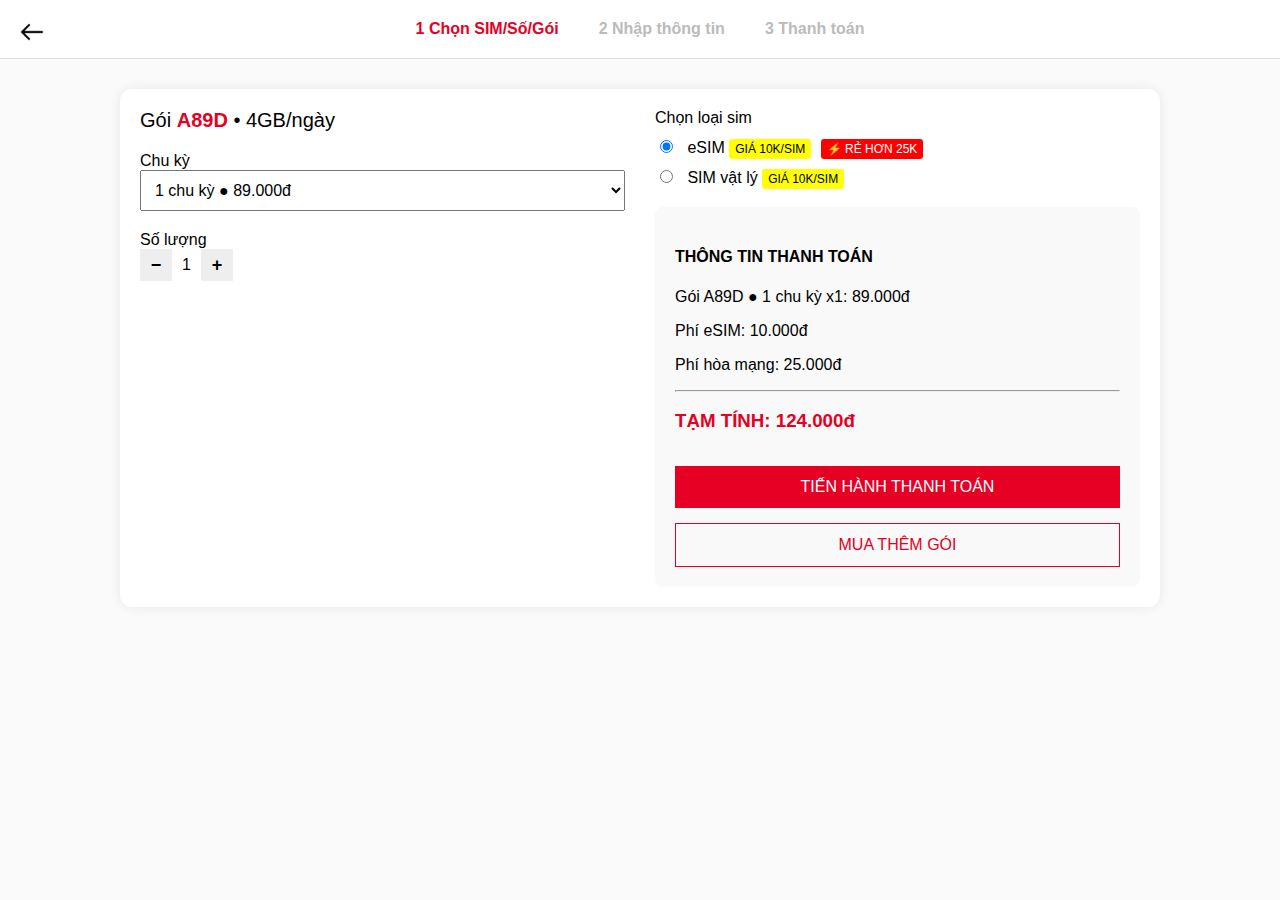
<file: demo.html/index.html>
<!DOCTYPE html>
<html lang="vi">
<head>
  <meta charset="UTF-8" />
  <meta name="viewport" content="width=device-width, initial-scale=1.0"/>
  <title>Gói A89D</title>
  <link rel="stylesheet" href="./index.css" />
</head>
<body>
  <div class="steps">
    <div class="step active">1 Chọn SIM/Số/Gói</div>
    <div class="step">2 Nhập thông tin</div>
    <div class="step">3 Thanh toán</div>
    <!-- Nút quay lại -->
    <a href="#" id="btnBack" class="nut-quay-lai">
      <img src="/src/assets/IconBack.png" alt="Quay lại">
    </a>

    <!-- Modal thoát -->
    <div class="modal" id="modalThoat">
      <div class="modal-content">
        <span class="close" onclick="closeModal()">×</span>
        <h2>Thoát mua hàng</h2>
        <p>
          Bạn có chắc muốn thoát mua hàng?<br/>
          Khi bạn thoát đồng nghĩa với các sản phẩm trong đơn hàng cũng bị xoá.
        </p>
        <div class="actions">
          <button class="outline" onclick="confirmExit()">XÁC NHẬN THOÁT</button>
          <button class="solid" onclick="closeModal()">TIẾP TỤC MUA HÀNG</button>
        </div>
      </div>
    </div>
  </div>

  <div class="wrapper">
    <!-- Left Side -->
    <div class="left-panel">
      <div class="plan-title">
        <span class="plan-name">Gói <strong class="red">A89D</strong></span> • 4GB/ngày
      </div>
      <div class="form-group">
        <label>Chu kỳ</label>
        <select id="chuKy">
          <option value="89000">1 chu kỳ ● 89.000đ</option>
        </select>
      </div>

      <div class="form-group">
        <label>Số lượng</label>
        <div class="quantity-control">
          <button onclick="changeQty(-1)">−</button>
          <span id="qty">1</span>
          <button onclick="changeQty(1)">+</button>
        </div>
      </div>
    </div>

    <!-- Right Side -->
    <div class="right-panel">
      <div class="sim-type">
        <label>Chọn loại sim</label>
        <div class="radio-box">
          <label class="radio">
            <input type="radio" name="sim" value="esim" checked />
            eSIM <span class="yellow">GIÁ 10K/SIM</span>
            <span class="badge red">⚡ RẺ HƠN 25K</span>
          </label>
        </div>
        <div class="radio-box">
          <label class="radio">
            <input type="radio" name="sim" value="sim" />
            SIM vật lý <span class="yellow">GIÁ 10K/SIM</span>
          </label>
        </div>
      </div>

      <div class="summary">
        <h4>THÔNG TIN THANH TOÁN</h4>
        <p>Gói A89D ● 1 chu kỳ x<span id="qtySum">1</span>: <span id="priceGoi">89.000</span>đ</p>
        <p>Phí eSIM: <span id="simFee">10.000</span>đ</p>
        <p>Phí hòa mạng: 25.000đ</p>
        <hr />
        <h3>TẠM TÍNH: <span id="total">124.000</span>đ</h3>
        <button class="pay-btn">TIẾN HÀNH THANH TOÁN</button>
        <button class="add-btn">MUA THÊM GÓI</button>
      </div>
    </div>
  </div>

  <script src="./index.js"></script>
</body>
</html>
</file>
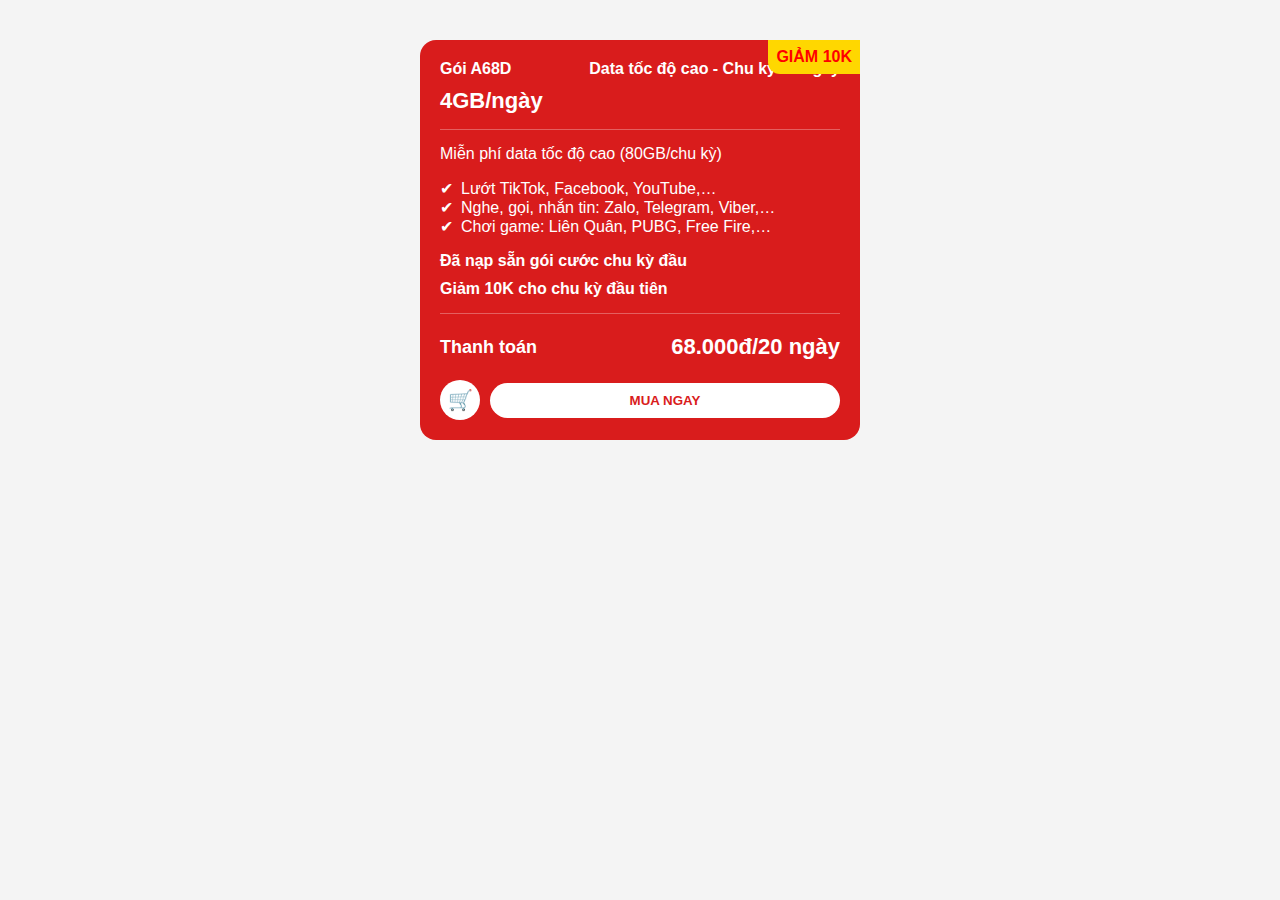
<file: demo/index.html>
<!DOCTYPE html>
<html lang="vi">
<head>
  <meta charset="UTF-8" />
  <meta name="viewport" content="width=device-width, initial-scale=1.0" />
  <title>Gói A68D</title>
  <style>
    body {
      font-family: Arial, sans-serif;
      background-color: #f4f4f4;
    }

    .package {
      max-width: 400px;
      background-color: #d91c1c;
      color: white;
      border-radius: 16px;
      padding: 20px;
      position: relative;
      margin: 40px auto;
    }

    .badge {
      position: absolute;
      top: 0;
      right: 0;
      background-color: #ffd700;
      color: red;
      font-weight: bold;
      padding: 8px;
      border-bottom-left-radius: 12px;
    }

    .title {
      display: flex;
      justify-content: space-between;
      font-weight: bold;
      margin-bottom: 10px;
    }

    .big-text {
      font-size: 22px;
      font-weight: bold;
    }

    hr {
      border: 0;
      height: 1px;
      background-color: white;
      opacity: 0.3;
      margin: 15px 0;
    }

    ul {
      list-style: none;
      padding: 0;
    }

    ul li::before {
      content: '✔';
      margin-right: 8px;
      color: white;
    }

    .note {
      margin-top: 10px;
      font-weight: bold;
    }

    .price {
      display: flex;
      justify-content: space-between;
      align-items: center;
      font-size: 18px;
      margin-top: 20px;
      font-weight: bold;
    }

    .price span {
      font-size: 22px;
      color: white;
    }

    .buy {
      display: flex;
      align-items: center;
      justify-content: space-between;
      margin-top: 20px;
    }

    .cart-icon {
      width: 40px;
      height: 40px;
      background: white;
      border-radius: 50%;
      display: flex;
      justify-content: center;
      align-items: center;
      color: black;
      font-size: 20px;
    }

    .btn-buy {
      flex: 1;
      background-color: white;
      color: #d91c1c;
      padding: 10px 20px;
      margin-left: 10px;
      border-radius: 20px;
      text-align: center;
      font-weight: bold;
      cursor: pointer;
      border: none;
    }

    /* Modal styles */
    .modal {
      display: none;
      position: fixed;
      z-index: 999;
      top: 0;
      left: 0;
      width: 100%;
      height: 100%;
      background: rgba(0, 0, 0, 0.5);
    }

    .modal-content {
      background: white;
      max-width: 600px;
      margin: 80px auto;
      padding: 30px;
      border-radius: 12px;
      position: relative;
    }

    .modal-header {
      font-size: 20px;
      font-weight: bold;
      margin-bottom: 10px;
    }

    .close {
      position: absolute;
      right: 20px;
      top: 15px;
      font-size: 24px;
      cursor: pointer;
    }

    .cycle-box {
      border: 2px solid #f43f5e;
      padding: 15px;
      border-radius: 10px;
      margin: 15px 0;
      position: relative;
    }

    .cycle-box input[type="radio"] {
      position: absolute;
      top: 10px;
      right: 10px;
      accent-color: red;
    }

    .discount {
      display: flex;
      align-items: center;
      gap: 10px;
      margin: 5px 0;
    }

    .old-price {
      text-decoration: line-through;
      color: gray;
    }

    .discount-tag {
      background-color: #f43f5e;
      color: white;
      font-size: 12px;
      padding: 2px 6px;
      border-radius: 6px;
    }

    .quantity {
      display: flex;
      align-items: center;
      margin-top: 20px;
      gap: 10px;
    }

    .quantity button {
      width: 32px;
      height: 32px;
      border: 1px solid #ccc;
      background: white;
      cursor: pointer;
      font-size: 18px;
    }

    .modal-footer {
      display: flex;
      justify-content: flex-end;
      margin-top: 30px;
      gap: 10px;
    }

    .modal-footer button {
      padding: 10px 16px;
      font-weight: bold;
      border-radius: 6px;
      border: none;
      cursor: pointer;
    }

    .cancel-btn {
      border: 1px solid #f43f5e;
      color: #f43f5e;
      background: white;
    }

    .confirm-btn {
      background: #f43f5e;
      color: white;
    }
  </style>
</head>
<body>

<div class="package">
  <div class="badge">GIẢM 10K</div>
  <div class="title">
    <div>Gói A68D</div>
    <div>Data tốc độ cao - Chu kỳ 20 ngày</div>
  </div>

  <div class="big-text">4GB/ngày</div>

  <hr>

  <div>Miễn phí data tốc độ cao (80GB/chu kỳ)</div>
  <ul>
    <li>Lướt TikTok, Facebook, YouTube,…</li>
    <li>Nghe, gọi, nhắn tin: Zalo, Telegram, Viber,…</li>
    <li>Chơi game: Liên Quân, PUBG, Free Fire,…</li>
  </ul>

  <div class="note">Đã nạp sẵn gói cước chu kỳ đầu</div>
  <div class="note">Giảm 10K cho chu kỳ đầu tiên</div>

  <hr>

  <div class="price">
    <div>Thanh toán</div>
    <span>68.000đ/20 ngày</span>
  </div>

  <div class="buy">
    <div class="cart-icon">🛒</div>
    <button class="btn-buy" onclick="openModal()">MUA NGAY</button>
  </div>
</div>

<!-- Modal -->
<div class="modal" id="modal">
  <div class="modal-content">
    <span class="close" onclick="closeModal()">&times;</span>
    <div class="modal-header">Chu kỳ gói</div>

    <h2 style="color: #f43f5e;">Gói A68D • 4GB/ngày</h2>

    <div><strong>Chọn chu kỳ</strong></div>
    <div class="cycle-box">
      <input type="radio" name="cycle" checked />
      <div>1 chu kỳ</div>
      <div class="discount">
        <div class="old-price">68K</div>
        <div class="discount-tag">-10K</div>
      </div>
      <div><strong>58.000đ</strong></div>
    </div>

    <div><strong>Chọn số lượng</strong></div>
    <div class="quantity">
      <button onclick="decreaseQty()">−</button>
      <span id="qty">1</span>
      <button onclick="increaseQty()">+</button>
    </div>

    <div class="modal-footer">
      <button class="cancel-btn" onclick="closeModal()">HUỶ</button>
      <button class="confirm-btn">MUA NGAY</button>
    </div>
  </div>
</div>

<script>
  function openModal() {
    document.getElementById("modal").style.display = "block";
  }

  function closeModal() {
    document.getElementById("modal").style.display = "none";
  }

  let qty = 1;
  const qtySpan = document.getElementById("qty");

  function increaseQty() {
    qty++;
    qtySpan.textContent = qty;
  }

  function decreaseQty() {
    if (qty > 1) {
      qty--;
      qtySpan.textContent = qty;
    }
  }
</script>

</body>
</html>
</file>
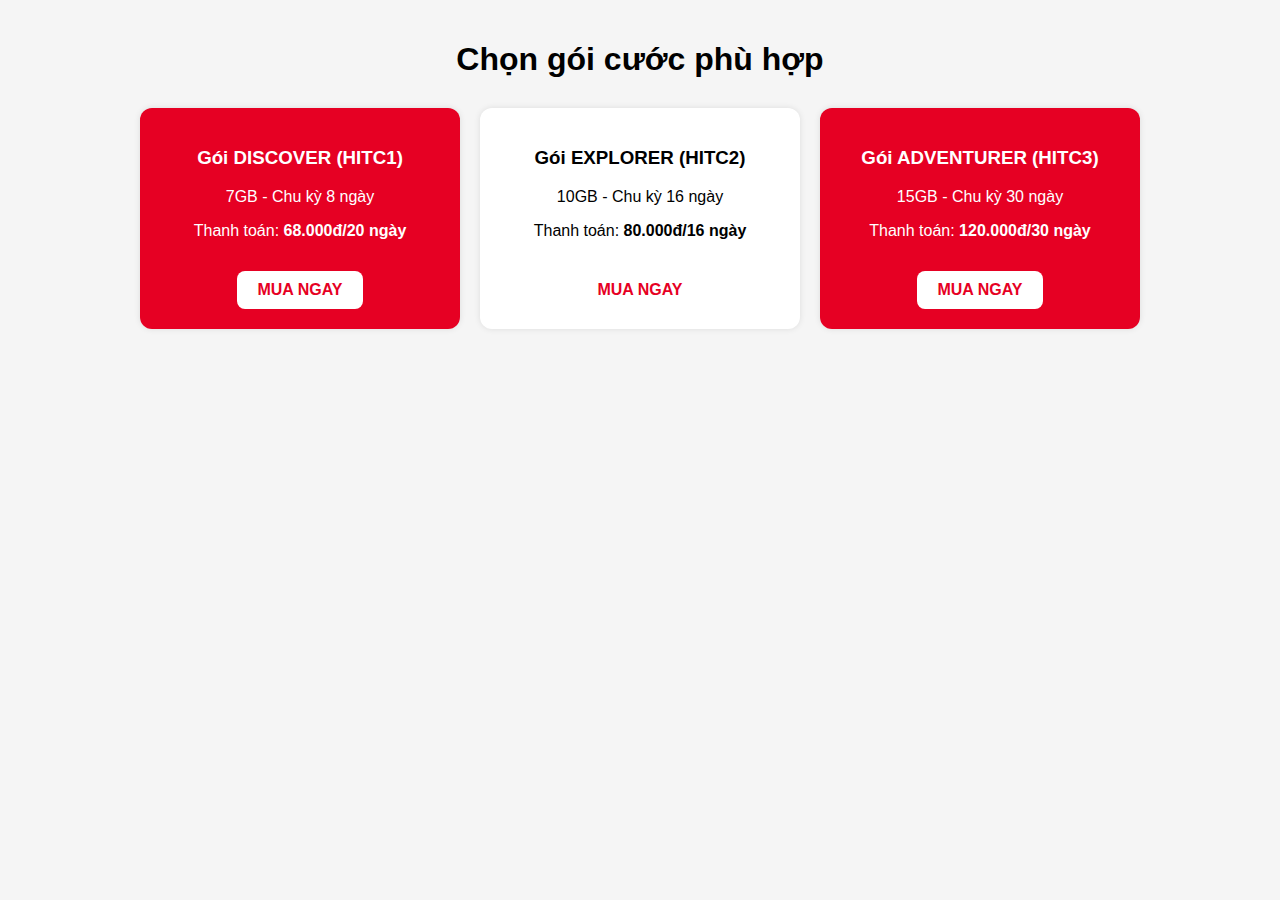
<file: demo2/index.html>
<!DOCTYPE html>
<html lang="vi">
<head>
  <meta charset="UTF-8" />
  <title>Chọn gói cước</title>
  <link rel="stylesheet" href="./index.css" />
</head>
<body>
  <h1 class="title">Chọn gói cước phù hợp</h1>

  <div class="goi-container">
    <!-- DISCOVER -->
    <div class="goi-card red">
      <h3>Gói DISCOVER (HITC1)</h3>
      <p>7GB - Chu kỳ 8 ngày</p>
      <p>Thanh toán: <strong>68.000đ/20 ngày</strong></p>
      <a href="./thanhtoan.html" class="mua-ngay">
        MUA NGAY
        </a>
    </div>

    <!-- EXPLORER -->
    <div class="goi-card">
      <h3>Gói EXPLORER (HITC2)</h3>
      <p>10GB - Chu kỳ 16 ngày</p>
      <p>Thanh toán: <strong>80.000đ/16 ngày</strong></p>
      <a href="./thanhtoan.html" class="mua-ngay">
  MUA NGAY
</a>
    </div>

    <!-- ADVENTURER -->
    <div class="goi-card red">
      <h3>Gói ADVENTURER (HITC3)</h3>
      <p>15GB - Chu kỳ 30 ngày</p>
      <p>Thanh toán: <strong>120.000đ/30 ngày</strong></p>
      <a href="./thanhtoan.html" class="mua-ngay">
  MUA NGAY
</a>
    </div>
  </div>
  <script src="./index.js"></script>
</body>
</html>
</file>
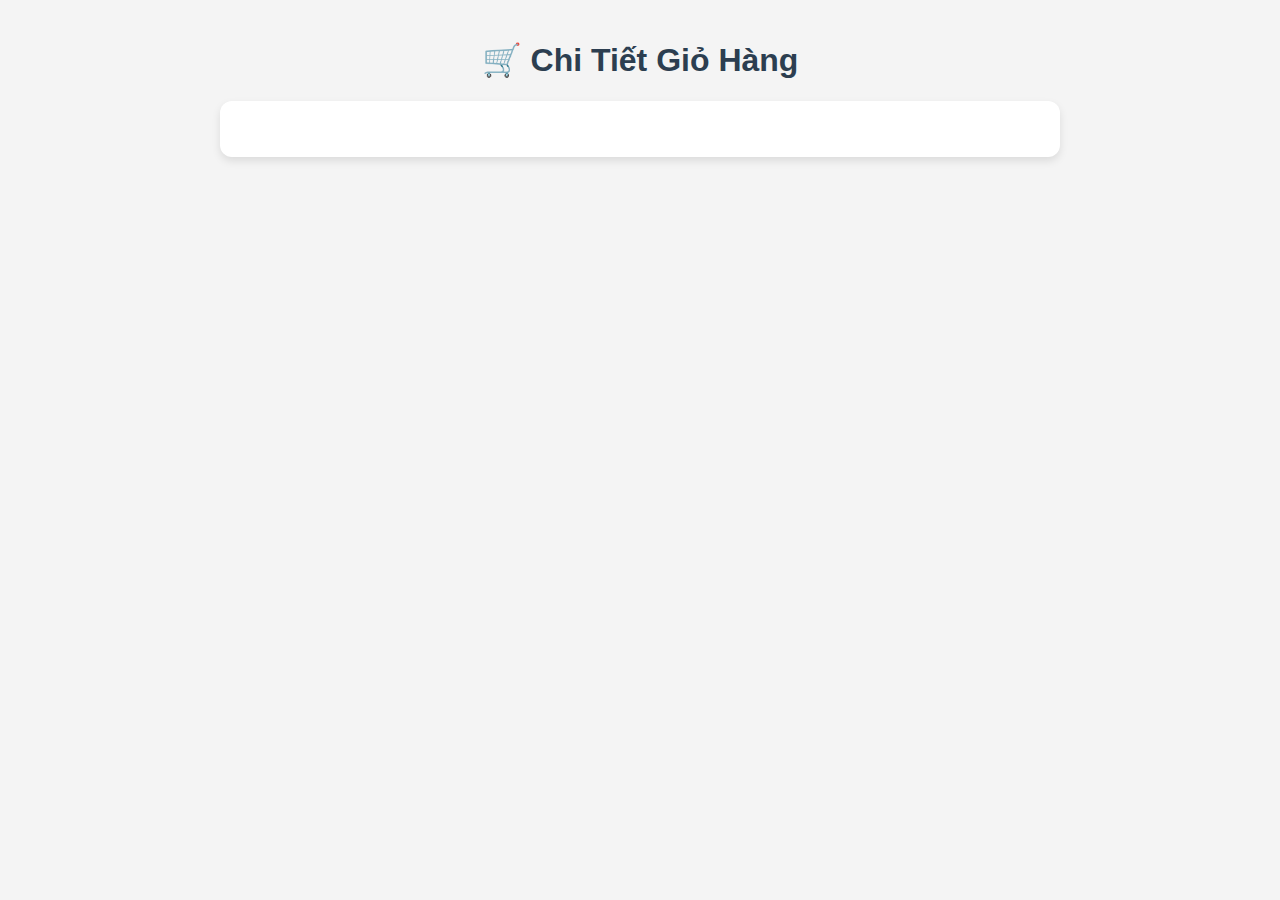
<file: demo2/giohang.html>
<!DOCTYPE html>
<html lang="vi">
<head>
  <meta charset="UTF-8">
  <meta name="viewport" content="width=device-width, initial-scale=1.0">
  <title>Giỏ Hàng</title>
  <style>
    body {
      font-family: 'Segoe UI', Tahoma, Geneva, Verdana, sans-serif;
      background-color: #f4f4f4;
      margin: 0;
      padding: 20px;
    }
    h1 {
      text-align: center;
      color: #2c3e50;
    }
    .cart-container {
      max-width: 800px;
      margin: 0 auto;
      background: white;
      padding: 20px;
      border-radius: 12px;
      box-shadow: 0 4px 8px rgba(0,0,0,0.1);
    }
    ul {
      list-style: none;
      padding: 0;
    }
    li {
      padding: 12px;
      border-bottom: 1px solid #ccc;
      display: flex;
      justify-content: space-between;
      align-items: center;
    }
    .remove-btn {
      background-color: #e74c3c;
      color: white;
      border: none;
      padding: 6px 10px;
      border-radius: 6px;
      cursor: pointer;
    }
    .remove-btn:hover {
      background-color: #c0392b;
    }
  </style>
</head>
<body>
  <h1>🛒 Chi Tiết Giỏ Hàng</h1>
  <div class="cart-container">
    <ul id="cartList"></ul>
  </div>

  <script>
    const cartList = document.getElementById('cartList');
    let cartData = JSON.parse(localStorage.getItem('cart')) || [];

    function renderCart() {
      cartList.innerHTML = '';
      cartData.forEach((item, index) => {
        const li = document.createElement('li');
        li.innerHTML = `${item.name} - Số lượng: ${item.quantity} - Tổng: ${(item.price * item.quantity).toLocaleString()} VND 
          <button class="remove-btn" onclick="removeItem(${index})">Hủy</button>`;
        cartList.appendChild(li);
      });
    }

    function removeItem(index) {
      cartData.splice(index, 1);
      localStorage.setItem('cart', JSON.stringify(cartData));
      renderCart();
    }

    renderCart();
  </script>
</body>
</html>
</file>
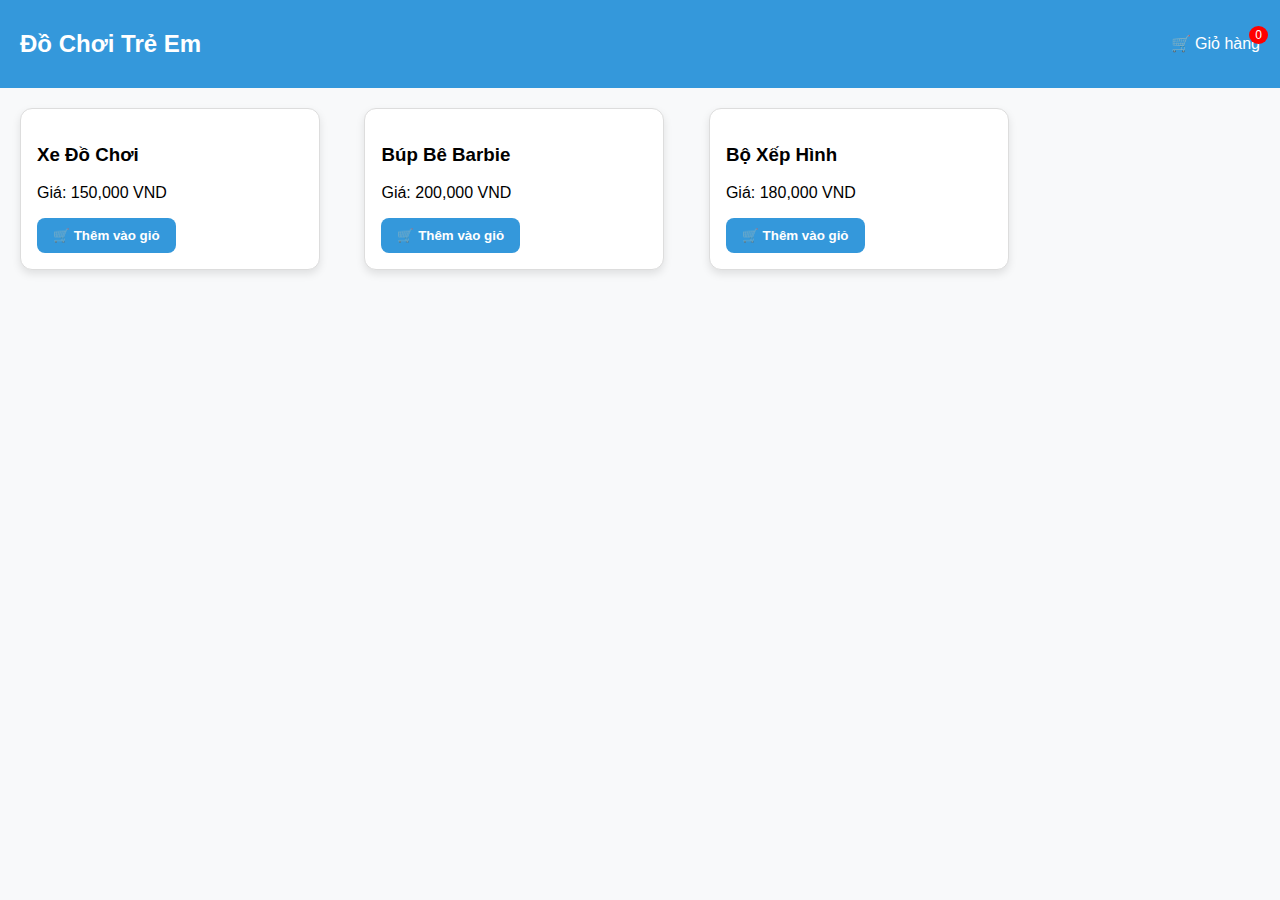
<file: demo2/index2.html>
<!DOCTYPE html>
<html lang="vi">
<head>
  <meta charset="UTF-8">
  <meta name="viewport" content="width=device-width, initial-scale=1.0">
  <title>Bán Đồ Chơi Trẻ Em</title>
  <style>
    * { box-sizing: border-box; }
    body {
      font-family: 'Segoe UI', Tahoma, Geneva, Verdana, sans-serif;
      background: #f8f9fa;
      margin: 0;
      padding: 0;
    }
    header {
      display: flex;
      justify-content: space-between;
      align-items: center;
      padding: 10px 20px;
      background: #3498db;
      color: white;
    }
    .cart-icon {
      position: relative;
      cursor: pointer;
    }
    .cart-count {
      position: absolute;
      top: -8px;
      right: -8px;
      background-color: red;
      color: white;
      border-radius: 50%;
      padding: 2px 6px;
      font-size: 12px;
    }
    .product {
      border: 1px solid #ddd;
      border-radius: 12px;
      padding: 16px;
      margin: 20px;
      width: 300px;
      background: white;
      box-shadow: 0 4px 8px rgba(0,0,0,0.1);
      display: inline-block;
      vertical-align: top;
      transition: transform 0.2s;
    }
    .product:hover {
      transform: scale(1.03);
    }
    button {
      background-color: #3498db;
      color: white;
      border: none;
      padding: 10px 16px;
      border-radius: 8px;
      cursor: pointer;
      font-weight: bold;
    }
    button:hover {
      background-color: #2980b9;
    }
    #popupForm {
      display: none;
      position: fixed;
      top: 50%;
      left: 50%;
      transform: translate(-50%, -50%);
      background: white;
      padding: 20px;
      border-radius: 12px;
      box-shadow: 0 4px 12px rgba(0, 0, 0, 0.3);
      z-index: 1000;
      width: 300px;
    }
    #popupOverlay {
      display: none;
      position: fixed;
      top: 0;
      left: 0;
      right: 0;
      bottom: 0;
      background: rgba(0,0,0,0.4);
      z-index: 999;
    }
    input[type="number"] {
      width: 60px;
      padding: 6px;
      font-size: 14px;
      margin-top: 5px;
      border-radius: 6px;
      border: 1px solid #ccc;
    }
  </style>
</head>
<body>
  <header>
    <h2>Đồ Chơi Trẻ Em</h2>
    <div class="cart-icon" onclick="window.location.href='./giohang.html'">
      🛒 Giỏ hàng <span class="cart-count" id="cartCount">0</span>
    </div>
  </header>

  <div class="product" data-name="Xe Đồ Chơi" data-price="150000">
    <h3>Xe Đồ Chơi</h3>
    <p>Giá: 150,000 VND</p>
    <button onclick="openForm(this)">🛒 Thêm vào giỏ</button>
  </div>

  <div class="product" data-name="Búp Bê Barbie" data-price="200000">
    <h3>Búp Bê Barbie</h3>
    <p>Giá: 200,000 VND</p>
    <button onclick="openForm(this)">🛒 Thêm vào giỏ</button>
  </div>

  <div class="product" data-name="Bộ Xếp Hình" data-price="180000">
    <h3>Bộ Xếp Hình</h3>
    <p>Giá: 180,000 VND</p>
    <button onclick="openForm(this)">🛒 Thêm vào giỏ</button>
  </div>

  <div id="popupOverlay"></div>
  <div id="popupForm">
    <h3 id="formProductName"></h3>
    <p id="formProductPrice"></p>
    <label>Số lượng:<br>
      <input type="number" id="productQuantity" min="1" value="1">
    </label><br><br>
    <button onclick="addToCart()">✅ Đồng ý</button>
    <button onclick="closeForm()" style="background-color:#e74c3c; margin-left:10px">❌ Hủy</button>
  </div>

  <script>
    let selectedProduct = {};

    function updateCartCount() {
      const cart = JSON.parse(localStorage.getItem('cart')) || [];
      const count = cart.reduce((total, item) => total + item.quantity, 0);
      document.getElementById('cartCount').textContent = count;
    }

    function openForm(button) {
      const product = button.parentElement;
      selectedProduct = {
        name: product.getAttribute('data-name'),
        price: parseInt(product.getAttribute('data-price'))
      };
      document.getElementById('formProductName').textContent = selectedProduct.name;
      document.getElementById('formProductPrice').textContent = `Giá: ${selectedProduct.price.toLocaleString()} VND`;
      document.getElementById('productQuantity').value = 1;
      document.getElementById('popupForm').style.display = 'block';
      document.getElementById('popupOverlay').style.display = 'block';
    }

    function closeForm() {
      document.getElementById('popupForm').style.display = 'none';
      document.getElementById('popupOverlay').style.display = 'none';
    }

    function addToCart() {
      const quantity = parseInt(document.getElementById('productQuantity').value);
      const cart = JSON.parse(localStorage.getItem('cart')) || [];

      const existing = cart.find(item => item.name === selectedProduct.name);
      if (existing) {
        existing.quantity += quantity;
      } else {
        cart.push({
          name: selectedProduct.name,
          price: selectedProduct.price,
          quantity: quantity
        });
      }

      localStorage.setItem('cart', JSON.stringify(cart));
      closeForm();
      updateCartCount();
    }

    updateCartCount();
  </script>
</body>
</html>
</file>
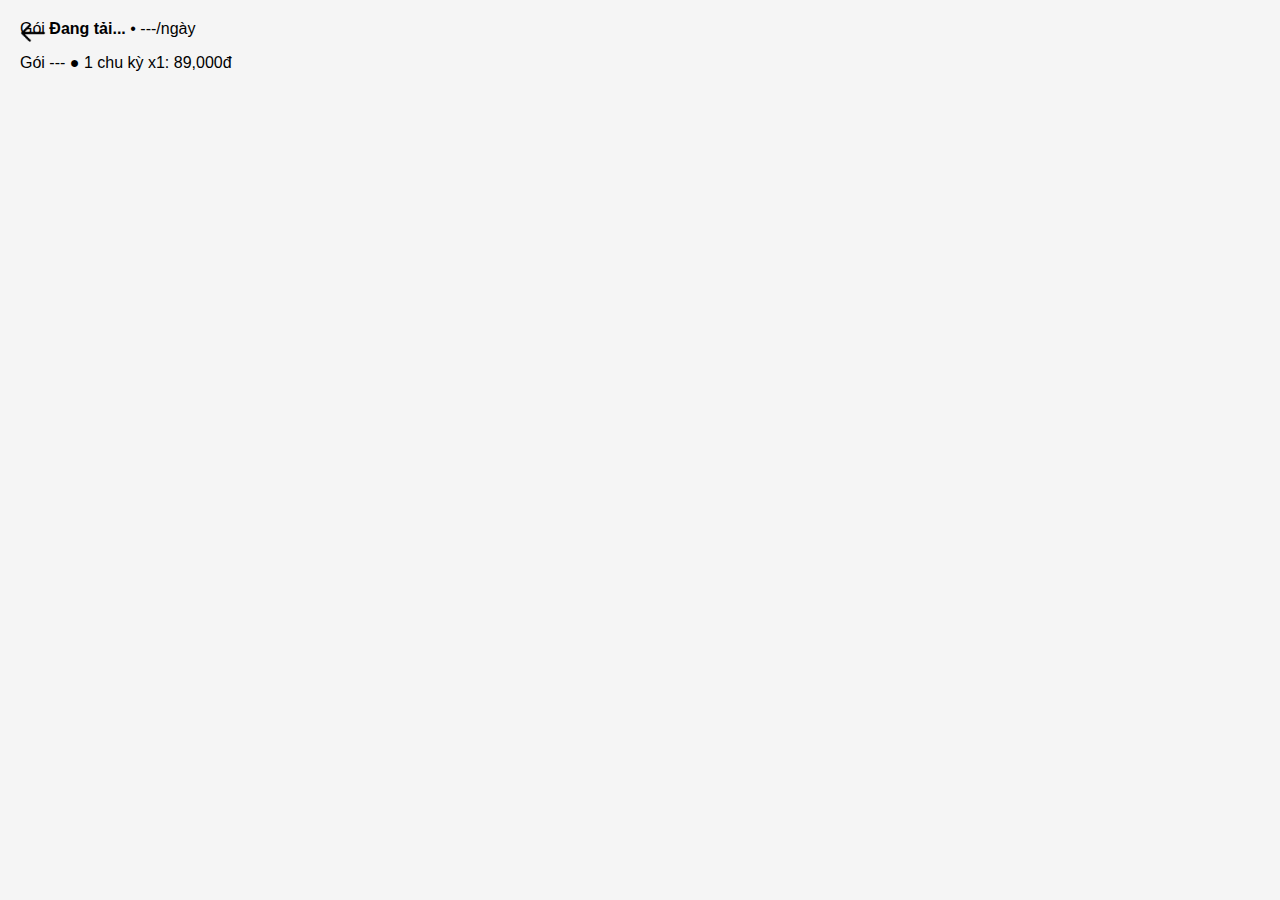
<file: demo2/thanhtoan.html>
<!DOCTYPE html>
<html lang="vi">
<head>
  <meta charset="UTF-8" />
  <title>Thanh toán</title>
  <link rel="stylesheet" href="./index.css" />
</head>
<body>
  <!-- Nút quay lại -->
  <a href="index.html" class="nut-quay-lai">
    <img src="/src/assets/IconBack.png" alt="Quay lại" />
  </a>

  <!-- Nội dung thanh toán -->
  <!-- Tên gói -->
<div class="plan-title">
  <span class="plan-name">
    Gói <strong class="red" id="ten-goi">Đang tải...</strong>
  </span> • <span id="data-info">---</span>/ngày
</div>

<!-- Trong phần tóm tắt thanh toán -->
<p>
  Gói <span id="goi-tomtat">---</span> ●
  <span id="chuKy">1</span> chu kỳ x<span id="qtySum">1</span>: <span id="priceGoi">0</span>đ
</p>
  <script src="./index.js">
    const urlParams = new URLSearchParams(window.location.search);
    const tenGoi = urlParams.get('goi');
    const goiTen = document.getElementById("goiTen");
    goiTen.textContent = tenGoi
      ? `Bạn đang chọn: Gói ${tenGoi}`
      : "Không xác định gói nào.";
  </script>
</body>
</html>
</file>
<file: demo.html/index.css>
body {
  font-family: Arial, sans-serif;
  margin: 0;
  padding: 0;
  background: #fafafa;
}

.steps {
  display: flex;
  padding: 20px;
  background: #fff;
  justify-content: center;
  gap: 40px;
  border-bottom: 1px solid #ddd;
}

.step {
  color: #bbb;
  font-weight: bold;
}

.step.active {
  color: #e60023;
}

.wrapper {
  display: flex;
  max-width: 1000px;
  margin: 30px auto;
  padding: 20px;
  background: #fff;
  border-radius: 12px;
  box-shadow: 0 0 12px rgba(0, 0, 0, 0.08);
  gap: 30px;
}

.left-panel {
  flex: 1;
}

.right-panel {
  flex: 1;
}

.plan-title {
  font-size: 20px;
  margin-bottom: 20px;
}

.red {
  color: #e60023;
}

.form-group {
  margin-bottom: 20px;
}

select {
  padding: 10px;
  font-size: 16px;
  width: 100%;
}

.quantity-control {
  display: flex;
  gap: 10px;
  align-items: center;
}

.quantity-control button {
  width: 32px;
  height: 32px;
  font-size: 18px;
  font-weight: bold;
  background: #eee;
  border: none;
  cursor: pointer;
}

.sim-type .radio-box {
  margin-top: 10px;
}

.radio input {
  margin-right: 10px;
}

.yellow {
  background: yellow;
  padding: 3px 6px;
  font-size: 12px;
  border-radius: 3px;
}

.badge.red {
  background: red;
  color: white;
  padding: 3px 6px;
  font-size: 12px;
  border-radius: 3px;
  margin-left: 5px;
}

.summary {
  margin-top: 20px;
  background: #f9f9f9;
  padding: 20px;
  border-radius: 8px;
}

.summary h3 {
  color: #e60023;
}

.pay-btn, .add-btn {
  width: 100%;
  padding: 12px;
  border: none;
  font-size: 16px;
  margin-top: 15px;
  cursor: pointer;
}

.pay-btn {
  background-color: #e60023;
  color: white;
}

.add-btn {
  background: transparent;
  border: 1px solid #e60023;
  color: #e60023;
}
.nut-quay-lai {
  position: absolute;
  top: 20px;
  left: 20px;
  display: inline-block;
  cursor: pointer;
}

.nut-quay-lai img {
  width: 24px;
  height: 24px;
  object-fit: contain;
  transition: opacity 0.2s;
}

.nut-quay-lai:hover img {
  opacity: 0.7;
}
/* Modal overlay */
.modal {
  position: fixed;
  top: 0;
  left: 0;
  width: 100%;
  height: 100%;
  display: none;
  background-color: rgba(0, 0, 0, 0.5);
  justify-content: center;
  align-items: center;
  z-index: 999;
}

/* Modal content box */
.modal-content {
  background: white;
  border-radius: 10px;
  padding: 30px;
  max-width: 500px;
  text-align: center;
  position: relative;
}

/* Close button */
.modal-content .close {
  position: absolute;
  top: 15px;
  right: 20px;
  font-size: 22px;
  cursor: pointer;
}

/* Button styles */
.actions {
  margin-top: 20px;
  display: flex;
  gap: 15px;
  justify-content: center;
}

button.outline {
  padding: 10px 20px;
  border: 2px solid #e60023;
  color: #e60023;
  background: white;
  cursor: pointer;
  font-weight: bold;
}

button.solid {
  padding: 10px 20px;
  border: none;
  background: #e60023;
  color: white;
  cursor: pointer;
  font-weight: bold;
}

button.outline:hover, button.solid:hover {
  opacity: 0.9;
}
</file>
<file: demo2/index.css>
body {
  font-family: Arial, sans-serif;
  background: #f5f5f5;
  margin: 0;
  padding: 20px;
}

.title {
  text-align: center;
  margin-bottom: 30px;
}

.goi-container {
  display: flex;
  gap: 20px;
  justify-content: center;
  flex-wrap: wrap;
}

.goi-card {
  background: white;
  border-radius: 12px;
  padding: 20px;
  width: 280px;
  box-shadow: 0 0 6px rgba(0,0,0,0.1);
  text-align: center;
}

.goi-card.red {
  background: #e60023;
  color: white;
}

.goi-card a {
  display: inline-block;
  margin-top: 15px;
  padding: 10px 20px;
  background: white;
  color: #e60023;
  text-decoration: none;
  font-weight: bold;
  border-radius: 8px;
  transition: 0.2s;
}

.goi-card.red a {
  background: white;
  color: #e60023;
}

.goi-card a:hover {
  opacity: 0.9;
}

.checkout-box {
  max-width: 500px;
  background: white;
  padding: 30px;
  margin: 60px auto;
  border-radius: 12px;
  box-shadow: 0 0 8px rgba(0,0,0,0.1);
  text-align: center;
}

/* Nút quay lại */
.nut-quay-lai {
  position: absolute;
  top: 20px;
  left: 20px;
  cursor: pointer;
}

.nut-quay-lai img {
  width: 26px;
  height: 26px;
}
</file>
